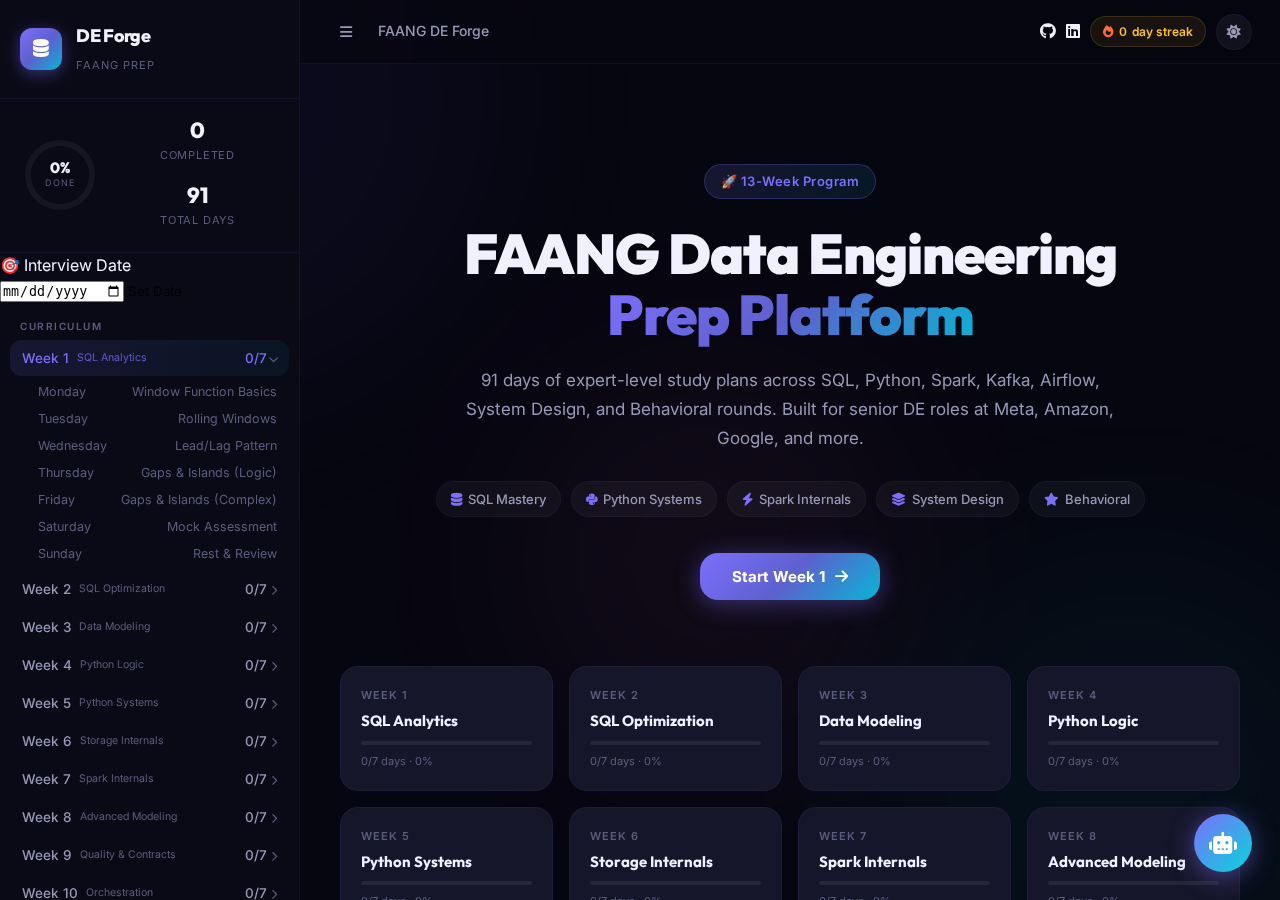
<file: index.html>
<!DOCTYPE html>
<html lang="en">

<head>
    <meta charset="UTF-8">
    <meta name="viewport" content="width=device-width, initial-scale=1.0">
    <title>FAANG DE Forge — 13-Week Data Engineering Prep</title>
    <meta name="description"
        content="A structured 13-week FAANG Data Engineering interview preparation curriculum with expert-level content covering SQL, Spark, Kafka, Airflow, System Design, and Behavioral rounds.">
    <link rel="preconnect" href="https://fonts.googleapis.com">
    <link rel="preconnect" href="https://fonts.gstatic.com" crossorigin>
    <link
        href="https://fonts.googleapis.com/css2?family=Inter:wght@300;400;500;600;700&family=JetBrains+Mono:wght@400;500;600&family=Outfit:wght@400;600;700;800;900&display=swap"
        rel="stylesheet">
    <link rel="stylesheet" href="https://cdnjs.cloudflare.com/ajax/libs/font-awesome/6.5.0/css/all.min.css">
    <link rel="stylesheet" href="styles.css?v=15">
    <link rel="stylesheet" href="chatbot.css?v=15">
</head>

<body>
    <!-- Animated background orbs -->
    <div class="bg-orbs" aria-hidden="true">
        <div class="orb orb-1"></div>
        <div class="orb orb-2"></div>
        <div class="orb orb-3"></div>
    </div>

    <div class="app-shell">
        <!-- ── Sidebar ─────────────────────────────── -->
        <aside class="sidebar" id="sidebar">
            <div class="sidebar-inner">
                <!-- Logo -->
                <div class="sidebar-logo">
                    <div class="logo-mark">
                        <i class="fa-solid fa-database"></i>
                    </div>
                    <div class="logo-text">
                        <span class="logo-title">DE Forge</span>
                        <span class="logo-sub">FAANG Prep</span>
                    </div>
                </div>

                <!-- Progress Ring -->
                <div class="progress-pod">
                    <div class="ring-wrap">
                        <svg class="ring-svg" viewBox="0 0 80 80" aria-hidden="true">
                            <circle class="ring-track" cx="40" cy="40" r="32" />
                            <circle class="ring-fill" id="ring-fill" cx="40" cy="40" r="32" />
                        </svg>
                        <div class="ring-center">
                            <span class="ring-pct" id="ring-pct">0%</span>
                            <span class="ring-label">done</span>
                        </div>
                    </div>
                    <div class="progress-stats">
                        <div class="stat">
                            <span class="stat-val" id="completed-count">0</span>
                            <span class="stat-lbl">Completed</span>
                        </div>
                        <div class="stat-divider"></div>
                        <div class="stat">
                            <span class="stat-val">91</span>
                            <span class="stat-lbl">Total Days</span>
                        </div>
                    </div>
                </div>

                <!-- Week Navigation -->
                <div class="nav-label">CURRICULUM</div>
                <nav class="week-nav" id="week-nav" aria-label="Week navigation">
                    <!-- Dynamically populated -->
                </nav>
            </div>
        </aside>

        <!-- ── Main ───────────────────────────────── -->
        <main class="main" id="main">
            <!-- Top bar -->
            <header class="topbar" id="topbar">
                <div class="topbar-left">
                    <button class="sidebar-toggle" id="sidebar-toggle" aria-label="Toggle sidebar">
                        <i class="fa-solid fa-bars"></i>
                    </button>
                    <div class="breadcrumb">
                        <span id="crumb-week">FAANG DE Forge</span>
                        <i class="fa-solid fa-chevron-right crumb-sep" id="crumb-sep" style="display:none"></i>
                        <span id="crumb-day" style="display:none"></span>
                    </div>
                </div>
                <div class="topbar-right">
                    <div class="streak-pill" id="streak-pill">
                        <i class="fa-solid fa-fire"></i>
                        <span id="streak-count">0</span> day streak
                    </div>
                    <button class="theme-btn" id="theme-toggle" aria-label="Toggle theme">
                        <i class="fa-solid fa-moon"></i>
                    </button>
                </div>
            </header>

            <!-- Scroll area -->
            <div class="content-scroll" id="content-scroll">
                <!-- Empty / Welcome state -->
                <div id="welcome-state" class="welcome-state">
                    <div class="welcome-hero">
                        <div class="hero-badge">🚀 13-Week Program</div>
                        <h1 class="hero-title">FAANG Data Engineering<br><span class="grad-text">Prep Platform</span>
                        </h1>
                        <p class="hero-desc">91 days of expert-level study plans across SQL, Python, Spark, Kafka,
                            Airflow, System Design, and Behavioral rounds. Built for senior DE roles at Meta, Amazon,
                            Google, and more.</p>
                        <div class="hero-chips">
                            <span class="chip"><i class="fa-solid fa-database"></i> SQL Mastery</span>
                            <span class="chip"><i class="fa-brands fa-python"></i> Python Systems</span>
                            <span class="chip"><i class="fa-solid fa-bolt"></i> Spark Internals</span>
                            <span class="chip"><i class="fa-solid fa-layer-group"></i> System Design</span>
                            <span class="chip"><i class="fa-solid fa-star"></i> Behavioral</span>
                        </div>
                        <div class="hero-cta">
                            <button class="btn-primary" id="start-btn">
                                Start Week 1 <i class="fa-solid fa-arrow-right"></i>
                            </button>
                        </div>
                    </div>
                    <div class="week-grid" id="week-overview-grid">
                        <!-- Dynamically populated week overview cards -->
                    </div>
                </div>

                <!-- Day content area -->
                <div id="days-container" class="days-container" style="display:none">
                    <!-- Injected by renderDay() -->
                </div>
            </div>
        </main>
    </div>

    <script src="data.js?v=11"></script>
    <script src="app.js?v=15"></script>
    <script src="chatbot.js?v=15"></script>
</body>

</html>
</file>
<file: styles.css>
/* ============================================================
   FAANG DE Forge — Premium Design System v11
   ============================================================ */

/* ── Tokens ──────────────────────────────────────────────── */
:root {
    /* Background layers */
    --bg-base: #060610;
    --bg-surface: #0d0d1a;
    --bg-elevated: #12121f;
    --bg-card: #16162a;
    --bg-sidebar: #0a0a17;

    /* Text */
    --txt-1: #f0f0ff;
    --txt-2: #9898b8;
    --txt-3: #5c5c7e;

    /* Accent palette */
    --violet: #7c6ffc;
    --indigo: #5e60ce;
    --cyan: #06d6db;
    --rose: #f472b6;
    --amber: #fbbf24;
    --emerald: #10b981;

    /* Gradients */
    --grad-primary: linear-gradient(135deg, #7c6ffc, #5e60ce, #06b6d4);
    --grad-rose: linear-gradient(135deg, #f472b6, #9333ea);
    --grad-warm: linear-gradient(135deg, #fbbf24, #f97316);
    --grad-emerald: linear-gradient(135deg, #10b981, #06b6d4);

    /* Borders */
    --bdr: 1px solid rgba(120, 120, 255, 0.08);
    --bdr-hover: 1px solid rgba(124, 111, 252, 0.25);

    /* Radii */
    --r-sm: 6px;
    --r-md: 12px;
    --r-lg: 18px;
    --r-xl: 24px;

    /* Sidebar */
    --sidebar-w: 300px;

    /* Fonts */
    --font-ui: 'Inter', sans-serif;
    --font-head: 'Outfit', sans-serif;
    --font-mono: 'JetBrains Mono', monospace;

    /* Shadows */
    --shadow-card: 0 4px 30px rgba(0, 0, 0, 0.5);
    --shadow-glow: 0 0 40px rgba(124, 111, 252, 0.15);
    --shadow-hover: 0 8px 40px rgba(0, 0, 0, 0.6);

    /* Ring */
    --ring-circumference: 201.06;
}

/* Light mode */
[data-theme="light"] {
    --bg-base: #f4f4fb;
    --bg-surface: #ffffff;
    --bg-elevated: #f0f0fa;
    --bg-card: #ffffff;
    --bg-sidebar: #ffffff;
    --txt-1: #0f0f2e;
    --txt-2: #5c5c80;
    --txt-3: #9090b4;
    --bdr: 1px solid rgba(0, 0, 0, 0.06);
    --bdr-hover: 1px solid rgba(94, 96, 206, 0.3);
    --shadow-card: 0 4px 20px rgba(0, 0, 0, 0.06);
}

/* ── Reset ───────────────────────────────────────────────── */
*,
*::before,
*::after {
    box-sizing: border-box;
    margin: 0;
    padding: 0;
}

html {
    scroll-behavior: smooth;
}

body {
    font-family: var(--font-ui);
    background: var(--bg-base);
    color: var(--txt-1);
    line-height: 1.6;
    height: 100dvh;
    overflow: hidden;
    transition: background .3s, color .3s;
}

button {
    font-family: inherit;
    cursor: pointer;
    border: none;
    background: none;
}

a {
    color: inherit;
    text-decoration: none;
}

/* ── Animated background orbs ────────────────────────────── */
.bg-orbs {
    position: fixed;
    inset: 0;
    pointer-events: none;
    z-index: 0;
    overflow: hidden;
}

.orb {
    position: absolute;
    border-radius: 50%;
    filter: blur(100px);
    opacity: .05;
    animation: drift 20s ease-in-out infinite alternate;
}

.orb-1 {
    width: 600px;
    height: 600px;
    background: var(--violet);
    top: -200px;
    left: -100px;
    animation-duration: 18s;
}

.orb-2 {
    width: 500px;
    height: 500px;
    background: var(--cyan);
    bottom: -150px;
    right: -100px;
    animation-duration: 22s;
    animation-delay: -8s;
}

.orb-3 {
    width: 400px;
    height: 400px;
    background: var(--rose);
    top: 40%;
    left: 40%;
    animation-duration: 26s;
    animation-delay: -4s;
}

[data-theme="light"] .orb {
    opacity: .03;
}

@keyframes drift {
    0% {
        transform: translate(0, 0) scale(1)
    }

    100% {
        transform: translate(60px, 40px) scale(1.1)
    }
}

/* ── App Shell ───────────────────────────────────────────── */
.app-shell {
    display: flex;
    height: 100dvh;
    width: 100vw;
    position: relative;
    z-index: 1;
}

/* ── Sidebar ─────────────────────────────────────────────── */
.sidebar {
    width: var(--sidebar-w);
    background: var(--bg-sidebar);
    border-right: var(--bdr);
    display: flex;
    flex-direction: column;
    height: 100%;
    flex-shrink: 0;
    transition: transform .35s cubic-bezier(.4, 0, .2, 1), background .3s;
    z-index: 20;
}

.sidebar-inner {
    display: flex;
    flex-direction: column;
    height: 100%;
    overflow: hidden;
}

.sidebar.collapsed {
    transform: translateX(calc(-1 * var(--sidebar-w)));
}

/* Logo */
.sidebar-logo {
    display: flex;
    align-items: center;
    gap: 14px;
    padding: 22px 20px;
    border-bottom: var(--bdr);
    flex-shrink: 0;
}

.logo-mark {
    width: 42px;
    height: 42px;
    background: var(--grad-primary);
    border-radius: 12px;
    display: flex;
    align-items: center;
    justify-content: center;
    color: #fff;
    font-size: 18px;
    box-shadow: 0 4px 16px rgba(124, 111, 252, .4);
    flex-shrink: 0;
}

.logo-title {
    font-family: var(--font-head);
    font-size: 18px;
    font-weight: 800;
    display: block;
    letter-spacing: -.3px;
}

.logo-sub {
    font-size: 11px;
    color: var(--txt-3);
    letter-spacing: 1px;
    text-transform: uppercase;
}

/* Progress ring pod */
.progress-pod {
    padding: 20px;
    border-bottom: var(--bdr);
    display: flex;
    align-items: center;
    gap: 16px;
    flex-shrink: 0;
}

.ring-wrap {
    position: relative;
    width: 80px;
    height: 80px;
    flex-shrink: 0;
}

.ring-svg {
    width: 80px;
    height: 80px;
    transform: rotate(-90deg);
}

.ring-track {
    fill: none;
    stroke: rgba(255, 255, 255, .05);
    stroke-width: 6;
}

.ring-fill {
    fill: none;
    stroke: url(#ringGrad);
    stroke-width: 6;
    stroke-linecap: round;
    stroke-dasharray: var(--ring-circumference);
    stroke-dashoffset: var(--ring-circumference);
    transition: stroke-dashoffset .8s cubic-bezier(.4, 0, .2, 1);
    filter: drop-shadow(0 0 6px rgba(124, 111, 252, .5));
}

.ring-center {
    position: absolute;
    inset: 0;
    display: flex;
    flex-direction: column;
    align-items: center;
    justify-content: center;
}

.ring-pct {
    font-family: var(--font-head);
    font-size: 15px;
    font-weight: 800;
    line-height: 1;
}

.ring-label {
    font-size: 9px;
    color: var(--txt-3);
    text-transform: uppercase;
    letter-spacing: .8px;
    margin-top: 1px;
}

.progress-stats {
    flex: 1;
}

.stat {
    text-align: center;
}

.stat-val {
    display: block;
    font-family: var(--font-head);
    font-size: 22px;
    font-weight: 800;
    line-height: 1;
}

.stat-lbl {
    font-size: 11px;
    color: var(--txt-3);
    text-transform: uppercase;
    letter-spacing: .8px;
}

.stat-divider {
    height: 1px;
    background: var(--bdr);
    margin: 8px 0;
}

/* Nav label */
.nav-label {
    padding: 14px 20px 6px;
    font-size: 10px;
    color: var(--txt-3);
    letter-spacing: 1.5px;
    text-transform: uppercase;
    font-weight: 600;
    flex-shrink: 0;
}

/* Week nav */
.week-nav {
    flex: 1;
    overflow-y: auto;
    padding: 0 10px 10px;
    scroll-behavior: smooth;
}

.week-nav::-webkit-scrollbar {
    width: 4px;
}

.week-nav::-webkit-scrollbar-thumb {
    background: rgba(255, 255, 255, .06);
    border-radius: 4px;
}

/* Week button */
.week-btn {
    width: 100%;
    display: flex;
    align-items: center;
    justify-content: space-between;
    padding: 10px 12px;
    border-radius: var(--r-md);
    color: var(--txt-2);
    font-size: 13.5px;
    font-weight: 500;
    transition: all .2s;
    margin-bottom: 2px;
    position: relative;
}

.week-btn:hover {
    background: rgba(255, 255, 255, .04);
    color: var(--txt-1);
}

.week-btn.active {
    background: linear-gradient(90deg, rgba(124, 111, 252, .12), rgba(6, 182, 212, .06));
    color: var(--violet);
}

.week-btn-left {
    display: flex;
    align-items: center;
    gap: 8px;
    min-width: 0;
    flex: 1;
}

.week-btn-label {
    display: flex;
    flex-direction: column;
    min-width: 0;
    gap: 1px;
}

.week-btn-num {
    font-size: 13px;
    font-weight: 600;
    color: inherit;
    white-space: nowrap;
}

.week-btn-theme {
    font-size: 10.5px;
    color: var(--txt-3);
    font-weight: 400;
    white-space: nowrap;
    overflow: hidden;
    text-overflow: ellipsis;
    max-width: 140px;
}

.week-btn.active .week-btn-theme,
.week-btn.expanded .week-btn-theme {
    color: rgba(124, 111, 252, 0.75);
}

.week-caret {
    font-size: 10px;
    color: var(--txt-3);
    transition: transform .25s;
    flex-shrink: 0;
}

.week-btn.expanded .week-caret {
    transform: rotate(90deg);
}

.w-badge {
    font-size: 11px;
    padding: 2px 8px;
    border-radius: 20px;
    background: rgba(255, 255, 255, .05);
    color: var(--txt-3);
    font-weight: 500;
    transition: all .2s;
}

.week-btn.active .w-badge {
    background: rgba(124, 111, 252, .15);
    color: var(--violet);
}

/* Day sub-nav */
.day-nav-list {
    max-height: 0;
    overflow: hidden;
    transition: max-height .3s ease;
    padding-left: 14px;
}

.day-nav-list.expanded {
    max-height: 700px;
    margin-bottom: 4px;
}

.day-chip {
    display: flex;
    align-items: center;
    justify-content: space-between;
    width: 100%;
    padding: 6px 12px;
    border-radius: var(--r-sm);
    font-size: 12.5px;
    color: var(--txt-3);
    transition: all .18s;
    border-left: 2px solid transparent;
    gap: 4px;
}

.day-chip:hover {
    color: var(--txt-1);
    background: rgba(255, 255, 255, .03);
}

.day-chip.active {
    color: var(--violet);
    border-left-color: var(--violet);
    background: rgba(124, 111, 252, .06);
}

.day-chip.done {
    color: var(--emerald);
}

.day-chip.done .chip-check {
    opacity: 1;
}

/* Chip inner layout */
.chip-content {
    display: flex;
    flex-direction: column;
    gap: 1px;
    min-width: 0;
    flex: 1;
}

.chip-day {
    font-size: 12px;
    font-weight: 500;
    color: inherit;
    white-space: nowrap;
}

.chip-topic {
    font-size: 10.5px;
    color: var(--txt-3);
    font-weight: 400;
    white-space: nowrap;
    overflow: hidden;
    text-overflow: ellipsis;
    max-width: 150px;
    line-height: 1.3;
}

.day-chip.active .chip-topic {
    color: rgba(124, 111, 252, 0.7);
}

.day-chip:hover .chip-topic {
    color: var(--txt-2);
}

.day-chip.done .chip-topic {
    color: rgba(16, 185, 129, 0.7);
}

.chip-check {
    font-size: 9px;
    color: var(--emerald);
    opacity: 0;
    transition: opacity .2s;
    flex-shrink: 0;
}

/* ── Main content ────────────────────────────────────────── */
.main {
    flex: 1;
    min-width: 0;
    display: flex;
    flex-direction: column;
    position: relative;
}

/* Topbar */
.topbar {
    height: 64px;
    padding: 0 28px;
    display: flex;
    align-items: center;
    justify-content: space-between;
    border-bottom: var(--bdr);
    background: rgba(6, 6, 16, .7);
    backdrop-filter: blur(20px);
    -webkit-backdrop-filter: blur(20px);
    position: sticky;
    top: 0;
    z-index: 10;
    flex-shrink: 0;
}

[data-theme="light"] .topbar {
    background: rgba(244, 244, 251, .85);
}

.topbar-left {
    display: flex;
    align-items: center;
    gap: 14px;
}

.topbar-right {
    display: flex;
    align-items: center;
    gap: 10px;
}

.sidebar-toggle {
    width: 36px;
    height: 36px;
    border-radius: var(--r-sm);
    color: var(--txt-2);
    font-size: 14px;
    display: flex;
    align-items: center;
    justify-content: center;
    transition: all .2s;
}

.sidebar-toggle:hover {
    background: rgba(255, 255, 255, .06);
    color: var(--txt-1);
}

/* Breadcrumb */
.breadcrumb {
    display: flex;
    align-items: center;
    gap: 8px;
    font-size: 14px;
    font-weight: 500;
}

#crumb-week {
    color: var(--txt-2);
}

#crumb-day {
    color: var(--txt-1);
}

.crumb-sep {
    font-size: 9px;
    color: var(--txt-3);
}

/* Streak pill */
.streak-pill {
    display: flex;
    align-items: center;
    gap: 5px;
    padding: 5px 12px;
    border-radius: 20px;
    background: rgba(251, 191, 36, .08);
    border: 1px solid rgba(251, 191, 36, .15);
    color: var(--amber);
    font-size: 12px;
    font-weight: 600;
}

.streak-pill i {
    color: #ff6b35;
}

/* Theme button */
.theme-btn {
    width: 36px;
    height: 36px;
    border-radius: 50%;
    background: rgba(255, 255, 255, .05);
    border: var(--bdr);
    color: var(--txt-2);
    font-size: 14px;
    display: flex;
    align-items: center;
    justify-content: center;
    transition: all .2s;
}

.theme-btn:hover {
    background: rgba(255, 255, 255, .1);
    color: var(--txt-1);
    transform: rotate(20deg);
}

/* Content scroll */
.content-scroll {
    flex: 1;
    overflow-y: auto;
    scroll-behavior: smooth;
}

.content-scroll::-webkit-scrollbar {
    width: 6px;
}

.content-scroll::-webkit-scrollbar-thumb {
    background: rgba(255, 255, 255, .07);
    border-radius: 6px;
}

/* ── Welcome / Hero State ────────────────────────────────── */
.welcome-state {
    padding: 40px;
    max-width: 1100px;
    margin: 0 auto;
}

.welcome-hero {
    text-align: center;
    padding: 60px 20px 50px;
}

.hero-badge {
    display: inline-block;
    padding: 6px 16px;
    border-radius: 20px;
    background: linear-gradient(135deg, rgba(124, 111, 252, .15), rgba(6, 182, 212, .1));
    border: 1px solid rgba(124, 111, 252, .25);
    font-size: 13px;
    color: var(--violet);
    font-weight: 600;
    letter-spacing: .5px;
    margin-bottom: 24px;
}

.hero-title {
    font-family: var(--font-head);
    font-size: clamp(32px, 5vw, 56px);
    font-weight: 900;
    line-height: 1.1;
    letter-spacing: -1px;
    margin-bottom: 20px;
}

.grad-text {
    background: var(--grad-primary);
    -webkit-background-clip: text;
    -webkit-text-fill-color: transparent;
    background-clip: text;
}

.hero-desc {
    font-size: 17px;
    color: var(--txt-2);
    max-width: 680px;
    margin: 0 auto 28px;
    line-height: 1.7;
}

.hero-chips {
    display: flex;
    flex-wrap: wrap;
    gap: 10px;
    justify-content: center;
    margin-bottom: 36px;
}

.chip {
    display: flex;
    align-items: center;
    gap: 6px;
    padding: 7px 14px;
    border-radius: 20px;
    background: rgba(255, 255, 255, .04);
    border: var(--bdr);
    font-size: 13px;
    color: var(--txt-2);
    font-weight: 500;
    transition: all .2s;
}

.chip:hover {
    background: rgba(124, 111, 252, .1);
    border-color: rgba(124, 111, 252, .3);
    color: var(--violet);
}

.chip i {
    color: var(--violet);
}

.hero-cta {
    margin-top: 8px;
}

.btn-primary {
    padding: 14px 32px;
    border-radius: var(--r-lg);
    background: var(--grad-primary);
    color: #fff;
    font-size: 15px;
    font-weight: 700;
    display: inline-flex;
    align-items: center;
    gap: 10px;
    box-shadow: 0 4px 24px rgba(124, 111, 252, .4);
    transition: all .25s;
}

.btn-primary:hover {
    transform: translateY(-2px);
    box-shadow: 0 8px 32px rgba(124, 111, 252, .5);
}

/* Week overview grid */
.week-grid {
    display: grid;
    grid-template-columns: repeat(auto-fill, minmax(200px, 1fr));
    gap: 16px;
    margin-top: 16px;
}

.week-overview-card {
    background: var(--bg-card);
    border: var(--bdr);
    border-radius: var(--r-lg);
    padding: 20px;
    cursor: pointer;
    transition: all .25s;
    position: relative;
    overflow: hidden;
}

.week-overview-card::before {
    content: '';
    position: absolute;
    top: 0;
    left: 0;
    right: 0;
    height: 2px;
    background: var(--grad-primary);
    opacity: 0;
    transition: opacity .25s;
}

.week-overview-card:hover {
    transform: translateY(-4px);
    box-shadow: var(--shadow-hover);
    border-color: rgba(124, 111, 252, .2);
}

.week-overview-card:hover::before {
    opacity: 1;
}

.woc-week {
    font-size: 11px;
    color: var(--txt-3);
    text-transform: uppercase;
    letter-spacing: 1px;
    font-weight: 600;
    margin-bottom: 6px;
}

.woc-theme {
    font-family: var(--font-head);
    font-size: 15px;
    font-weight: 700;
    color: var(--txt-1);
    margin-bottom: 10px;
    line-height: 1.3;
}

.woc-bar {
    height: 4px;
    background: rgba(255, 255, 255, .07);
    border-radius: 2px;
    overflow: hidden;
    margin-bottom: 8px;
}

.woc-fill {
    height: 100%;
    background: var(--grad-primary);
    border-radius: 2px;
    border-radius: 2px;
    transition: width .5s;
}

.woc-stat {
    font-size: 11px;
    color: var(--txt-3);
}

/* ── Day Card ────────────────────────────────────────────── */
.days-container {
    padding: 32px 40px;
    max-width: 980px;
    margin: 0 auto;
    width: 100%;
}

.day-card {
    background: var(--bg-card);
    border: var(--bdr);
    border-radius: var(--r-xl);
    box-shadow: var(--shadow-card);
    overflow: hidden;
    animation: slideUp .4s cubic-bezier(.4, 0, .2, 1) both;
}

@keyframes slideUp {
    from {
        opacity: 0;
        transform: translateY(24px);
    }

    to {
        opacity: 1;
        transform: none;
    }
}

.day-card.is-done {
    border-color: rgba(16, 185, 129, .2);
}

/* Day header */
.day-header {
    padding: 22px 28px;
    display: flex;
    align-items: center;
    justify-content: space-between;
    background: var(--bg-elevated);
    border-bottom: var(--bdr);
    position: relative;
    overflow: hidden;
}

.day-header::after {
    content: '';
    position: absolute;
    top: 0;
    left: 0;
    right: 0;
    height: 2px;
    background: var(--grad-primary);
}

.day-card.is-done .day-header::after {
    background: var(--grad-emerald);
}

.day-hd-left {
    display: flex;
    align-items: center;
    gap: 14px;
}

.day-label {
    background: rgba(124, 111, 252, .12);
    color: var(--violet);
    font-size: 12px;
    font-weight: 700;
    padding: 4px 10px;
    border-radius: var(--r-sm);
    text-transform: uppercase;
    letter-spacing: .5px;
    white-space: nowrap;
}

.day-topic {
    font-family: var(--font-head);
    font-size: 20px;
    font-weight: 800;
    letter-spacing: -.3px;
}

.day-theme-tag {
    font-size: 12px;
    color: var(--txt-3);
    margin-top: 2px;
}

.mark-done-btn {
    display: flex;
    align-items: center;
    gap: 8px;
    padding: 8px 16px;
    border-radius: var(--r-md);
    border: var(--bdr);
    background: transparent;
    color: var(--txt-2);
    font-size: 13px;
    font-weight: 500;
    cursor: pointer;
    transition: all .2s;
    white-space: nowrap;
}

.mark-done-btn:hover {
    background: rgba(16, 185, 129, .08);
    border-color: rgba(16, 185, 129, .25);
    color: var(--emerald);
}

.mark-done-btn.is-done {
    background: rgba(16, 185, 129, .1);
    border-color: rgba(16, 185, 129, .3);
    color: var(--emerald);
}

.mark-done-btn input {
    display: none;
}

.mark-done-btn i {
    font-size: 14px;
}

/* Day body */
.day-body {
    padding: 28px;
    display: flex;
    flex-direction: column;
    gap: 20px;
}

/* Hour blocks */
.hour-block {
    border-radius: var(--r-lg);
    overflow: hidden;
    border: var(--bdr);
    transition: border-color .2s;
}

.hour-block:hover {
    border-color: rgba(124, 111, 252, .15);
}

.hour-header {
    display: flex;
    align-items: center;
    gap: 12px;
    padding: 14px 20px;
    cursor: pointer;
    user-select: none;
    position: relative;
}

.hour-icon-wrap {
    width: 38px;
    height: 38px;
    border-radius: 10px;
    display: flex;
    align-items: center;
    justify-content: center;
    font-size: 15px;
    flex-shrink: 0;
}

.hour-icon-wrap.h1 {
    background: rgba(59, 130, 246, .12);
    color: #60a5fa;
}

.hour-icon-wrap.h2 {
    background: rgba(16, 185, 129, .12);
    color: var(--emerald);
}

.hour-icon-wrap.h3 {
    background: rgba(236, 72, 153, .12);
    color: var(--rose);
}

.hour-icon-wrap.h4 {
    background: rgba(124, 111, 252, .12);
    color: var(--violet);
}

.hour-meta {
    flex: 1;
    min-width: 0;
}

.hour-title {
    font-size: 13px;
    font-weight: 700;
    text-transform: uppercase;
    letter-spacing: 1px;
}

.hour-sub {
    font-size: 11px;
    color: var(--txt-3);
    margin-top: 2px;
}

.h1+.hour-meta .hour-title {
    color: #60a5fa;
}

.hour-icon-wrap.h1~.hour-meta .hour-title {
    color: #60a5fa;
}

/* use specific selectors for each label */
.hb-1 .hour-title {
    color: #60a5fa;
}

.hb-2 .hour-title {
    color: var(--emerald);
}

.hb-3 .hour-title {
    color: var(--rose);
}

.hb-4 .hour-title {
    color: var(--violet);
}

.hour-toggle-icon {
    font-size: 11px;
    color: var(--txt-3);
    transition: transform .25s;
}

.hour-block.open .hour-toggle-icon {
    transform: rotate(180deg);
}

.hour-bg-1 {
    background: linear-gradient(135deg, rgba(59, 130, 246, .03), transparent);
}

.hour-bg-2 {
    background: linear-gradient(135deg, rgba(16, 185, 129, .03), transparent);
}

.hour-bg-3 {
    background: linear-gradient(135deg, rgba(236, 72, 153, .03), transparent);
}

.hour-bg-4 {
    background: linear-gradient(135deg, rgba(124, 111, 252, .05), transparent);
}

.hour-body {
    max-height: 0;
    overflow: hidden;
    transition: max-height .5s cubic-bezier(.4, 0, .2, 1);
}

.hour-block.open .hour-body {
    max-height: 9999px;
}

.hour-content {
    padding: 0 20px 20px;
    border-top: var(--bdr);
}

/* Warmup strip */
.warmup-strip {
    display: flex;
    align-items: flex-start;
    gap: 14px;
    background: linear-gradient(135deg, rgba(251, 191, 36, .06), rgba(249, 115, 22, .04));
    border: 1px solid rgba(251, 191, 36, .12);
    border-radius: var(--r-lg);
    padding: 18px 20px;
}

.warmup-icon {
    font-size: 20px;
    flex-shrink: 0;
    margin-top: 2px;
}

.warmup-label {
    font-size: 11px;
    font-weight: 700;
    color: var(--amber);
    text-transform: uppercase;
    letter-spacing: 1px;
    margin-bottom: 4px;
}

.warmup-text {
    font-size: 14px;
    color: var(--txt-2);
    line-height: 1.6;
}

/* ── Rich text content ───────────────────────────────────── */
.rich {
    font-size: 14.5px;
    color: var(--txt-2);
    line-height: 1.75;
}

.rich h3 {
    font-family: var(--font-head);
    font-size: 17px;
    font-weight: 700;
    color: var(--txt-1);
    margin: 20px 0 10px;
}

.rich h4 {
    font-size: 14px;
    font-weight: 600;
    color: var(--txt-1);
    margin: 16px 0 8px;
}

.rich p {
    margin-bottom: 10px;
}

.rich ul {
    margin: 8px 0 12px 20px;
}

.rich li {
    margin-bottom: 4px;
}

.rich strong {
    color: var(--txt-1);
    font-weight: 600;
}

.rich em {
    color: var(--cyan);
    font-style: normal;
}

.rich table {
    width: 100%;
    border-collapse: collapse;
    margin: 14px 0;
    border-radius: var(--r-md);
    overflow: hidden;
}

.rich th {
    background: rgba(255, 255, 255, .06);
    color: var(--txt-1);
    font-size: 12px;
    text-transform: uppercase;
    letter-spacing: .6px;
    text-align: left;
    padding: 10px 14px;
    border-bottom: var(--bdr);
}

.rich td {
    padding: 10px 14px;
    border-bottom: var(--bdr);
    font-size: 13.5px;
    vertical-align: top;
}

.rich tr:last-child td {
    border-bottom: none;
}

.rich tr:hover td {
    background: rgba(255, 255, 255, .02);
}

[data-theme="light"] .rich th {
    background: rgba(0, 0, 0, .04);
}

[data-theme="light"] .rich tr:hover td {
    background: rgba(0, 0, 0, .02);
}

.rich pre {
    background: rgba(0, 0, 0, .45);
    border: var(--bdr);
    border-radius: var(--r-md);
    padding: 16px 18px;
    margin: 12px 0;
    overflow-x: auto;
    font-family: var(--font-mono);
    font-size: 12.5px;
    line-height: 1.7;
    color: #c9d1d9;
    position: relative;
}

[data-theme="light"] .rich pre {
    background: #f1f5f9;
    border-color: rgba(0, 0, 0, .08);
    color: #2d2d5a;
}

/* ── Key Concepts List ────────────────────────────────────── */
.concepts-list {
    list-style: none;
    display: flex;
    flex-direction: column;
    gap: 8px;
    padding-top: 4px;
}

.concepts-list li {
    display: flex;
    align-items: flex-start;
    gap: 10px;
    font-size: 13.5px;
    color: var(--txt-2);
    line-height: 1.5;
    padding: 10px 14px;
    background: rgba(255, 255, 255, .02);
    border-radius: var(--r-sm);
    border: var(--bdr);
}

.concepts-list li::before {
    content: '';
    width: 6px;
    height: 6px;
    border-radius: 50%;
    background: var(--rose);
    flex-shrink: 0;
    margin-top: 6px;
}

[data-theme="light"] .concepts-list li {
    background: rgba(0, 0, 0, .02);
}

/* ── Task Checklist ──────────────────────────────────────── */
.task-list {
    list-style: none;
    display: flex;
    flex-direction: column;
    gap: 10px;
    padding-top: 4px;
}

.task-item {
    display: flex;
    align-items: flex-start;
    gap: 12px;
}

.task-item label {
    display: flex;
    align-items: flex-start;
    gap: 12px;
    cursor: pointer;
    width: 100%;
    padding: 12px 16px;
    background: rgba(16, 185, 129, .04);
    border: 1px solid rgba(16, 185, 129, .08);
    border-radius: var(--r-md);
    transition: all .2s;
}

.task-item label:hover {
    background: rgba(16, 185, 129, .07);
    border-color: rgba(16, 185, 129, .2);
}

.task-cb {
    width: 18px;
    height: 18px;
    accent-color: var(--emerald);
    cursor: pointer;
    flex-shrink: 0;
    margin-top: 2px;
}

.task-text.rich {
    font-size: 13.5px;
    flex: 1;
}

.task-cb:checked~.task-text {
    text-decoration: line-through;
    opacity: .5;
}

/* ── Hints ───────────────────────────────────────────────── */
.hints-wrap {
    margin-top: 14px;
    border-top: var(--bdr);
    padding-top: 14px;
}

.hints-toggle-btn {
    display: flex;
    align-items: center;
    gap: 7px;
    font-size: 12.5px;
    font-weight: 600;
    color: var(--txt-3);
    padding: 6px 0;
    transition: color .2s;
}

.hints-toggle-btn:hover {
    color: var(--violet);
}

.hints-toggle-btn i {
    transition: transform .25s;
    font-size: 10px;
}

.hints-toggle-btn.open i {
    transform: rotate(180deg);
}

.hints-list {
    display: none;
    flex-direction: column;
    gap: 8px;
    margin-top: 10px;
}

.hints-list.visible {
    display: flex;
    animation: fadeIn .25s ease;
}

.hint-row {
    display: flex;
    gap: 10px;
    align-items: flex-start;
    font-size: 13px;
    color: var(--txt-2);
    background: rgba(124, 111, 252, .05);
    border-left: 3px solid var(--violet);
    border-radius: 0 var(--r-sm) var(--r-sm) 0;
    padding: 10px 14px;
}

/* ── Boss Problem + LeetCode ─────────────────────────────── */
.boss-block {
    background: linear-gradient(135deg, rgba(124, 111, 252, .07), rgba(6, 214, 219, .04));
    border: 1px solid rgba(124, 111, 252, .15);
    border-radius: var(--r-lg);
    padding: 20px;
    margin-top: 12px;
}

.boss-label {
    font-size: 11px;
    font-weight: 700;
    color: var(--violet);
    text-transform: uppercase;
    letter-spacing: 1px;
    display: flex;
    align-items: center;
    gap: 7px;
    margin-bottom: 10px;
}

.boss-text {
    font-size: 14px;
    color: var(--txt-2);
    line-height: 1.7;
}

.lc-badge {
    display: inline-flex;
    align-items: center;
    gap: 7px;
    margin-top: 14px;
    padding: 7px 14px;
    background: rgba(251, 191, 36, .08);
    border: 1px solid rgba(251, 191, 36, .18);
    border-radius: var(--r-md);
    font-size: 13px;
    color: var(--amber);
    font-weight: 600;
}

/* Practice problem row inside H4 */
.practice-block {
    background: var(--bg-elevated);
    border: var(--bdr);
    border-radius: var(--r-md);
    padding: 16px 18px;
    margin-top: 12px;
}

.practice-label {
    font-size: 11px;
    font-weight: 700;
    color: var(--cyan);
    text-transform: uppercase;
    letter-spacing: 1px;
    display: flex;
    align-items: center;
    gap: 7px;
    margin-bottom: 8px;
}

.practice-text {
    font-size: 14px;
    color: var(--txt-2);
}

/* ── Navigation footer ──────────────────────────────────── */
.day-footer {
    display: flex;
    justify-content: space-between;
    align-items: center;
    padding-top: 20px;
    border-top: var(--bdr);
    margin-top: 4px;
}

.nav-btn {
    display: flex;
    align-items: center;
    gap: 8px;
    padding: 10px 20px;
    border-radius: var(--r-md);
    border: var(--bdr);
    font-size: 13.5px;
    font-weight: 500;
    color: var(--txt-2);
    background: var(--bg-elevated);
    transition: all .2s;
}

.nav-btn:hover:not(:disabled) {
    background: rgba(124, 111, 252, .1);
    border-color: rgba(124, 111, 252, .3);
    color: var(--txt-1);
    transform: translateY(-1px);
}

.nav-btn:disabled {
    opacity: .3;
    cursor: not-allowed;
}

.nav-btn.primary {
    background: var(--grad-primary);
    color: #fff;
    border-color: transparent;
    box-shadow: 0 4px 14px rgba(124, 111, 252, .35);
}

.nav-btn.primary:hover:not(:disabled) {
    box-shadow: 0 6px 20px rgba(124, 111, 252, .5);
    transform: translateY(-2px);
    background: var(--grad-primary);
}

/* ── Fade-in utility ─────────────────────────────────────── */
@keyframes fadeIn {
    from {
        opacity: 0
    }

    to {
        opacity: 1
    }
}

/* ── Scrollbar global ────────────────────────────────────── */
* {
    scrollbar-width: thin;
    scrollbar-color: rgba(255, 255, 255, .08) transparent;
}

*::-webkit-scrollbar {
    width: 5px;
    height: 5px;
}

*::-webkit-scrollbar-thumb {
    background: rgba(255, 255, 255, .08);
    border-radius: 4px;
}

[data-theme="light"] * {
    scrollbar-color: rgba(0, 0, 0, .1) transparent;
}

[data-theme="light"] *::-webkit-scrollbar-thumb {
    background: rgba(0, 0, 0, .1);
}

/* SVG gradient defs (hidden inline trick not available, use filter) */

/* ── Responsive ──────────────────────────────────────────── */
@media (max-width: 768px) {
    .sidebar {
        position: fixed;
        left: 0;
        top: 0;
        bottom: 0;
    }

    .days-container {
        padding: 20px 16px;
    }

    .problems-grid {
        grid-template-columns: 1fr;
    }

    .welcome-state {
        padding: 20px 16px;
    }

    .week-grid {
        grid-template-columns: 1fr 1fr;
    }
}

/* ── Progressive Learning Levels ────────────────────────────── */
.level {
    border-radius: var(--r-lg);
    padding: 20px 22px;
    margin-bottom: 18px;
    border-left: 4px solid transparent;
    position: relative;
    overflow: hidden;
}

.level:last-child {
    margin-bottom: 0;
}

.level-badge {
    display: inline-flex;
    align-items: center;
    gap: 8px;
    font-size: 11px;
    font-weight: 800;
    letter-spacing: 1px;
    text-transform: uppercase;
    padding: 4px 12px;
    border-radius: 20px;
    margin-bottom: 14px;
}

/* Level 1 – Beginner (green) */
.level-1 {
    background: rgba(16, 185, 129, 0.04);
    border-left-color: #10b981;
}

.level-1 .level-badge {
    background: rgba(16, 185, 129, 0.12);
    color: #10b981;
    border: 1px solid rgba(16, 185, 129, 0.2);
}

/* Level 2 – Hands On (blue) */
.level-2 {
    background: rgba(59, 130, 246, 0.04);
    border-left-color: #3b82f6;
}

.level-2 .level-badge {
    background: rgba(59, 130, 246, 0.12);
    color: #60a5fa;
    border: 1px solid rgba(59, 130, 246, 0.2);
}

/* Level 3 – Real World (amber) */
.level-3 {
    background: rgba(251, 191, 36, 0.04);
    border-left-color: #fbbf24;
}

.level-3 .level-badge {
    background: rgba(251, 191, 36, 0.12);
    color: #fbbf24;
    border: 1px solid rgba(251, 191, 36, 0.2);
}

/* Level 4 – FAANG Scale (violet) */
.level-4 {
    background: rgba(124, 111, 252, 0.05);
    border-left-color: #7c6ffc;
}

.level-4 .level-badge {
    background: rgba(124, 111, 252, 0.12);
    color: #7c6ffc;
    border: 1px solid rgba(124, 111, 252, 0.2);
}

/* Level heading inside rich content */
.level .rich h3 {
    margin-top: 10px;
}

.level .rich h4 {
    margin-top: 12px;
}

.level .rich pre {
    font-size: 12px;
    border-width: 1px;
}

/* Light mode level overrides */
[data-theme="light"] .level-1 {
    background: rgba(16, 185, 129, .03);
}

[data-theme="light"] .level-2 {
    background: rgba(59, 130, 246, .03);
}

[data-theme="light"] .level-3 {
    background: rgba(251, 191, 36, .03);
}

[data-theme="light"] .level-4 {
    background: rgba(124, 111, 252, .04);
}

/* Level step connector line */
.lesson-levels {
    display: flex;
    flex-direction: column;
    gap: 0;
    position: relative;
}

.lesson-levels::before {
    content: '';
    position: absolute;
    left: 3px;
    top: 24px;
    bottom: 24px;
    width: 2px;
    background: linear-gradient(to bottom, #10b981, #3b82f6, #fbbf24, #7c6ffc);
    opacity: 0.3;
    border-radius: 2px;
}
</file>
<file: chatbot.css>
/* ============================================================
   DE Forge AI Chatbot — chatbot.css
   ============================================================ */

/* ── FAB (floating action button) ───────────────────────────── */
#chat-fab {
    position: fixed;
    bottom: 28px;
    right: 28px;
    z-index: 1000;
    width: 58px;
    height: 58px;
    border-radius: 50%;
    background: linear-gradient(135deg, #7c6ffc, #06d6db);
    border: none;
    cursor: pointer;
    display: flex;
    align-items: center;
    justify-content: center;
    box-shadow: 0 4px 24px rgba(124, 111, 252, 0.5), 0 0 0 0 rgba(124, 111, 252, 0.3);
    transition: transform 0.25s cubic-bezier(0.34, 1.56, 0.64, 1), box-shadow 0.25s;
    animation: fabPulse 3s ease-in-out infinite;
}

#chat-fab:hover {
    transform: scale(1.1) translateY(-2px);
    box-shadow: 0 8px 32px rgba(124, 111, 252, 0.65), 0 0 0 0 rgba(124, 111, 252, 0.3);
}

#chat-fab.open {
    transform: scale(0.9) rotate(20deg);
    animation: none;
}

@keyframes fabPulse {

    0%,
    100% {
        box-shadow: 0 4px 24px rgba(124, 111, 252, .5), 0 0 0 0 rgba(124, 111, 252, .3);
    }

    50% {
        box-shadow: 0 4px 24px rgba(124, 111, 252, .5), 0 0 0 10px rgba(124, 111, 252, 0);
    }
}

#chat-fab .fab-icon {
    font-size: 22px;
    color: #fff;
    transition: opacity .2s;
}

#chat-fab .fab-icon-close {
    font-size: 18px;
    color: #fff;
    opacity: 0;
    position: absolute;
    transition: opacity .2s;
}

#chat-fab.open .fab-icon {
    opacity: 0;
}

#chat-fab.open .fab-icon-close {
    opacity: 1;
}

/* Unread badge */
#chat-badge {
    position: absolute;
    top: -2px;
    right: -2px;
    width: 18px;
    height: 18px;
    background: #f472b6;
    border-radius: 50%;
    border: 2px solid var(--bg-base, #060610);
    display: none;
    align-items: center;
    justify-content: center;
    font-size: 10px;
    font-weight: 700;
    color: #fff;
}

#chat-badge.show {
    display: flex;
}

/* ── Chat Panel ─────────────────────────────────────────────── */
#chat-panel {
    position: fixed;
    bottom: 100px;
    right: 28px;
    z-index: 999;
    width: 420px;
    height: 600px;
    max-height: calc(100dvh - 120px);
    background: rgba(13, 13, 26, 0.92);
    backdrop-filter: blur(24px);
    -webkit-backdrop-filter: blur(24px);
    border: 1px solid rgba(124, 111, 252, 0.2);
    border-radius: 24px;
    box-shadow: 0 24px 80px rgba(0, 0, 0, .6), 0 0 0 1px rgba(255, 255, 255, .04);
    display: flex;
    flex-direction: column;
    overflow: hidden;
    transform: scale(0.85) translateY(30px);
    transform-origin: bottom right;
    opacity: 0;
    pointer-events: none;
    transition: transform 0.35s cubic-bezier(0.34, 1.56, 0.64, 1), opacity 0.25s ease;
}

#chat-panel.open {
    transform: scale(1) translateY(0);
    opacity: 1;
    pointer-events: all;
}

[data-theme="light"] #chat-panel {
    background: rgba(255, 255, 255, .9);
    border-color: rgba(94, 96, 206, .15);
    box-shadow: 0 24px 80px rgba(0, 0, 0, .15);
}

/* Panel Header */
.chat-header {
    display: flex;
    align-items: center;
    gap: 12px;
    padding: 16px 18px;
    border-bottom: 1px solid rgba(124, 111, 252, .12);
    background: linear-gradient(135deg, rgba(124, 111, 252, .1), rgba(6, 214, 219, .05));
    flex-shrink: 0;
}

.chat-header-icon {
    width: 38px;
    height: 38px;
    border-radius: 12px;
    background: linear-gradient(135deg, #7c6ffc, #06d6db);
    display: flex;
    align-items: center;
    justify-content: center;
    font-size: 16px;
    color: #fff;
    flex-shrink: 0;
    box-shadow: 0 4px 12px rgba(124, 111, 252, .4);
}

.chat-header-text {
    flex: 1;
    min-width: 0;
}

.chat-header-title {
    font-family: 'Outfit', sans-serif;
    font-size: 15px;
    font-weight: 700;
    color: #f0f0ff;
    display: flex;
    align-items: center;
    gap: 6px;
}

[data-theme="light"] .chat-header-title {
    color: #0f0f2e;
}

.chat-online-dot {
    width: 7px;
    height: 7px;
    border-radius: 50%;
    background: #10b981;
    box-shadow: 0 0 6px #10b981;
    display: inline-block;
}

.chat-header-sub {
    font-size: 11px;
    color: #9898b8;
    margin-top: 1px;
}

.chat-context-tag {
    font-size: 10px;
    padding: 3px 8px;
    border-radius: 10px;
    background: rgba(124, 111, 252, .12);
    border: 1px solid rgba(124, 111, 252, .2);
    color: #7c6ffc;
    font-weight: 600;
    white-space: nowrap;
    overflow: hidden;
    text-overflow: ellipsis;
    max-width: 110px;
}

.chat-clear-btn {
    background: none;
    border: none;
    cursor: pointer;
    color: #5c5c7e;
    font-size: 13px;
    padding: 4px;
    border-radius: 6px;
    transition: color .2s;
    flex-shrink: 0;
}

.chat-clear-btn:hover {
    color: #f472b6;
}

/* API Key setup screen */
.chat-setup {
    flex: 1;
    display: flex;
    flex-direction: column;
    align-items: center;
    justify-content: center;
    padding: 28px 24px;
    text-align: center;
    gap: 14px;
}

.chat-setup-icon {
    font-size: 40px;
    margin-bottom: 4px;
}

.chat-setup h3 {
    font-family: 'Outfit', sans-serif;
    font-size: 18px;
    font-weight: 700;
    color: #f0f0ff;
}

[data-theme="light"] .chat-setup h3 {
    color: #0f0f2e;
}

.chat-setup p {
    font-size: 13px;
    color: #9898b8;
    line-height: 1.6;
    max-width: 300px;
}

.chat-setup a {
    color: #7c6ffc;
    text-decoration: underline;
}

.chat-key-input {
    width: 100%;
    background: rgba(255, 255, 255, .05);
    border: 1px solid rgba(124, 111, 252, .2);
    border-radius: 12px;
    color: #f0f0ff;
    font-family: 'JetBrains Mono', monospace;
    font-size: 12px;
    padding: 11px 14px;
    outline: none;
    transition: border-color .2s;
}

[data-theme="light"] .chat-key-input {
    background: rgba(0, 0, 0, .04);
    color: #0f0f2e;
    border-color: rgba(94, 96, 206, .2);
}

.chat-key-input:focus {
    border-color: #7c6ffc;
}

.chat-key-input::placeholder {
    color: #5c5c7e;
}

.chat-setup-btn {
    width: 100%;
    padding: 12px;
    border-radius: 12px;
    background: linear-gradient(135deg, #7c6ffc, #06d6db);
    color: #fff;
    font-size: 14px;
    font-weight: 700;
    cursor: pointer;
    border: none;
    box-shadow: 0 4px 16px rgba(124, 111, 252, .35);
    transition: all .2s;
}

.chat-setup-btn:hover {
    transform: translateY(-1px);
    box-shadow: 0 6px 20px rgba(124, 111, 252, .5);
}

/* Messages area */
.chat-messages {
    flex: 1;
    overflow-y: auto;
    padding: 16px 18px;
    display: flex;
    flex-direction: column;
    gap: 14px;
    scroll-behavior: smooth;
}

.chat-messages::-webkit-scrollbar {
    width: 4px;
}

.chat-messages::-webkit-scrollbar-thumb {
    background: rgba(255, 255, 255, .08);
    border-radius: 4px;
}

/* Message bubbles */
.msg {
    display: flex;
    align-items: flex-start;
    gap: 10px;
    animation: msgIn .25s cubic-bezier(.4, 0, .2, 1) both;
}

@keyframes msgIn {
    from {
        opacity: 0;
        transform: translateY(8px)
    }

    to {
        opacity: 1;
        transform: none
    }
}

.msg.user {
    flex-direction: row-reverse;
}

.msg-avatar {
    width: 30px;
    height: 30px;
    border-radius: 50%;
    display: flex;
    align-items: center;
    justify-content: center;
    font-size: 13px;
    flex-shrink: 0;
    margin-top: 2px;
}

.msg.ai .msg-avatar {
    background: linear-gradient(135deg, #7c6ffc, #06d6db);
    color: #fff;
}

.msg.user .msg-avatar {
    background: rgba(124, 111, 252, .15);
    color: #7c6ffc;
}

.msg-bubble {
    max-width: 82%;
    padding: 11px 14px;
    border-radius: 16px;
    font-size: 13.5px;
    line-height: 1.65;
}

.msg.ai .msg-bubble {
    background: rgba(255, 255, 255, .05);
    border: 1px solid rgba(255, 255, 255, .06);
    color: #d0d0f0;
    border-radius: 4px 16px 16px 16px;
}

.msg.user .msg-bubble {
    background: linear-gradient(135deg, rgba(124, 111, 252, .25), rgba(6, 214, 219, .1));
    border: 1px solid rgba(124, 111, 252, .2);
    color: #f0f0ff;
    border-radius: 16px 4px 16px 16px;
}

[data-theme="light"] .msg.ai .msg-bubble {
    background: rgba(0, 0, 0, .04);
    color: #2d2d5a;
    border-color: rgba(0, 0, 0, .06);
}

[data-theme="light"] .msg.user .msg-bubble {
    background: linear-gradient(135deg, rgba(124, 111, 252, .12), rgba(6, 182, 212, .07));
    color: #0f0f2e;
}

/* AI message markdown-like styling */
.msg-bubble strong {
    color: #f0f0ff;
    font-weight: 600;
}

[data-theme="light"] .msg-bubble strong {
    color: #0f0f2e;
}

.msg-bubble code {
    background: rgba(0, 0, 0, .3);
    border-radius: 4px;
    padding: 1px 5px;
    font-family: 'JetBrains Mono', monospace;
    font-size: 12px;
    color: #06d6db;
}

[data-theme="light"] .msg-bubble code {
    background: rgba(0, 0, 0, .07);
    color: #5e60ce;
}

.msg-bubble pre {
    background: rgba(0, 0, 0, .4);
    border-radius: 8px;
    padding: 10px 12px;
    margin: 8px 0;
    overflow-x: auto;
    font-family: 'JetBrains Mono', monospace;
    font-size: 11.5px;
    line-height: 1.7;
    color: #c9d1d9;
    border: 1px solid rgba(255, 255, 255, .07);
    white-space: pre-wrap;
    word-break: break-word;
}

[data-theme="light"] .msg-bubble pre {
    background: #f1f5f9;
    color: #2d2d5a;
    border-color: rgba(0, 0, 0, .07);
}

.msg-bubble ul {
    margin: 6px 0 6px 16px;
}

.msg-bubble li {
    margin-bottom: 3px;
}

.msg-time {
    font-size: 10px;
    color: #5c5c7e;
    margin-top: 3px;
    text-align: right;
}

.msg.ai .msg-time {
    text-align: left;
    padding-left: 40px;
}

/* Typing indicator */
.typing-indicator {
    display: flex;
    align-items: center;
    gap: 10px;
}

.typing-dots {
    display: flex;
    gap: 4px;
    background: rgba(255, 255, 255, .05);
    padding: 11px 16px;
    border-radius: 4px 16px 16px 16px;
    border: 1px solid rgba(255, 255, 255, .06);
}

.typing-dots span {
    width: 7px;
    height: 7px;
    border-radius: 50%;
    background: #7c6ffc;
    animation: typingBounce 1.2s ease-in-out infinite;
}

.typing-dots span:nth-child(1) {
    animation-delay: 0s;
}

.typing-dots span:nth-child(2) {
    animation-delay: .2s;
}

.typing-dots span:nth-child(3) {
    animation-delay: .4s;
}

@keyframes typingBounce {

    0%,
    60%,
    100% {
        transform: translateY(0)
    }

    30% {
        transform: translateY(-6px)
    }
}

/* Chat input area */
.chat-input-wrap {
    padding: 12px 14px 14px;
    border-top: 1px solid rgba(124, 111, 252, .1);
    background: rgba(0, 0, 0, .2);
    flex-shrink: 0;
}

[data-theme="light"] .chat-input-wrap {
    background: rgba(0, 0, 0, .02);
}

.chat-quick-btns {
    display: flex;
    gap: 6px;
    flex-wrap: wrap;
    margin-bottom: 10px;
}

.quick-btn {
    font-size: 11px;
    padding: 4px 10px;
    border-radius: 20px;
    border: 1px solid rgba(124, 111, 252, .2);
    background: rgba(124, 111, 252, .06);
    color: #9898b8;
    cursor: pointer;
    transition: all .18s;
    white-space: nowrap;
}

.quick-btn:hover {
    background: rgba(124, 111, 252, .15);
    color: #7c6ffc;
    border-color: rgba(124, 111, 252, .35);
}

.chat-input-row {
    display: flex;
    align-items: flex-end;
    gap: 8px;
}

#chat-input {
    flex: 1;
    background: rgba(255, 255, 255, .05);
    border: 1px solid rgba(124, 111, 252, .18);
    border-radius: 14px;
    color: #f0f0ff;
    font-family: 'Inter', sans-serif;
    font-size: 13.5px;
    padding: 10px 14px;
    outline: none;
    resize: none;
    max-height: 120px;
    line-height: 1.5;
    transition: border-color .2s;
}

[data-theme="light"] #chat-input {
    background: rgba(0, 0, 0, .04);
    color: #0f0f2e;
    border-color: rgba(94, 96, 206, .2);
}

#chat-input:focus {
    border-color: #7c6ffc;
}

#chat-input::placeholder {
    color: #5c5c7e;
}

#chat-send-btn {
    width: 40px;
    height: 40px;
    border-radius: 12px;
    flex-shrink: 0;
    background: linear-gradient(135deg, #7c6ffc, #06d6db);
    border: none;
    cursor: pointer;
    display: flex;
    align-items: center;
    justify-content: center;
    color: #fff;
    font-size: 14px;
    box-shadow: 0 4px 12px rgba(124, 111, 252, .35);
    transition: all .2s;
}

#chat-send-btn:hover {
    transform: scale(1.08);
    box-shadow: 0 6px 18px rgba(124, 111, 252, .5);
}

#chat-send-btn:disabled {
    opacity: .4;
    cursor: not-allowed;
    transform: none;
}

/* Error message */
.chat-error {
    font-size: 12px;
    color: #f87171;
    padding: 8px 12px;
    border-radius: 8px;
    background: rgba(248, 113, 113, .08);
    border-left: 3px solid #f87171;
    margin-top: 6px;
}

/* Empty state */
.chat-empty {
    display: flex;
    flex-direction: column;
    align-items: center;
    justify-content: center;
    flex: 1;
    text-align: center;
    padding: 20px;
    gap: 10px;
}

.chat-empty-icon {
    font-size: 36px;
    opacity: .5;
}

.chat-empty-title {
    font-family: 'Outfit', sans-serif;
    font-size: 15px;
    font-weight: 700;
    color: #f0f0ff;
}

[data-theme="light"] .chat-empty-title {
    color: #0f0f2e;
}

.chat-empty-sub {
    font-size: 12px;
    color: #5c5c7e;
    max-width: 260px;
    line-height: 1.6;
}

/* Provider picker */
.provider-picker {
    display: flex;
    gap: 8px;
    width: 100%;
    flex-wrap: wrap;
}

.provider-btn {
    flex: 1;
    min-width: 80px;
    display: flex;
    flex-direction: column;
    align-items: center;
    gap: 4px;
    padding: 10px 8px;
    border-radius: 12px;
    border: 1px solid rgba(255, 255, 255, .08);
    background: rgba(255, 255, 255, .03);
    cursor: pointer;
    transition: all .18s;
    color: var(--txt-3);
}

.provider-btn:hover {
    border-color: rgba(124, 111, 252, .35);
    background: rgba(124, 111, 252, .08);
    color: var(--txt-1);
}

.provider-btn.active {
    border-color: rgba(124, 111, 252, .6);
    background: rgba(124, 111, 252, .15);
    color: #f0f0ff;
    box-shadow: 0 0 0 1px rgba(124, 111, 252, .3);
}

[data-theme="light"] .provider-btn {
    border-color: rgba(0, 0, 0, .1);
    background: rgba(0, 0, 0, .02);
    color: #5c5c7e;
}

[data-theme="light"] .provider-btn.active {
    border-color: #7c6ffc;
    background: rgba(124, 111, 252, .1);
    color: #0f0f2e;
}

.provider-icon {
    font-size: 20px;
    line-height: 1;
}

.provider-name {
    font-size: 12px;
    font-weight: 600;
}

.provider-limit {
    font-size: 10px;
    color: #10b981;
    font-weight: 500;
}

.provider-btn.active .provider-limit {
    color: #34d399;
}

/* Setup steps guide */
.chat-setup-steps {
    width: 100%;
    display: flex;
    flex-direction: column;
    gap: 8px;
    text-align: left;
}

.setup-step {
    display: flex;
    align-items: center;
    gap: 10px;
    font-size: 12px;
    color: #9898b8;
    line-height: 1.4;
}

[data-theme="light"] .setup-step {
    color: #5c5c7e;
}

.setup-step-num {
    width: 22px;
    height: 22px;
    border-radius: 50%;
    background: linear-gradient(135deg, rgba(124, 111, 252, .3), rgba(6, 214, 219, .2));
    border: 1px solid rgba(124, 111, 252, .3);
    color: #7c6ffc;
    font-size: 11px;
    font-weight: 700;
    display: flex;
    align-items: center;
    justify-content: center;
    flex-shrink: 0;
}

.setup-step strong {
    color: #d0d0f0;
    font-weight: 600;
}

[data-theme="light"] .setup-step strong {
    color: #2d2d5a;
}

.setup-step code {
    background: rgba(124, 111, 252, .12);
    border-radius: 4px;
    padding: 1px 5px;
    font-family: 'JetBrains Mono', monospace;
    font-size: 11px;
    color: #7c6ffc;
}

/* Responsive */
@media (max-width: 480px) {
    #chat-panel {
        width: calc(100vw - 20px);
        right: 10px;
        bottom: 90px;
    }

    #chat-fab {
        bottom: 20px;
        right: 16px;
    }
}
</file>
